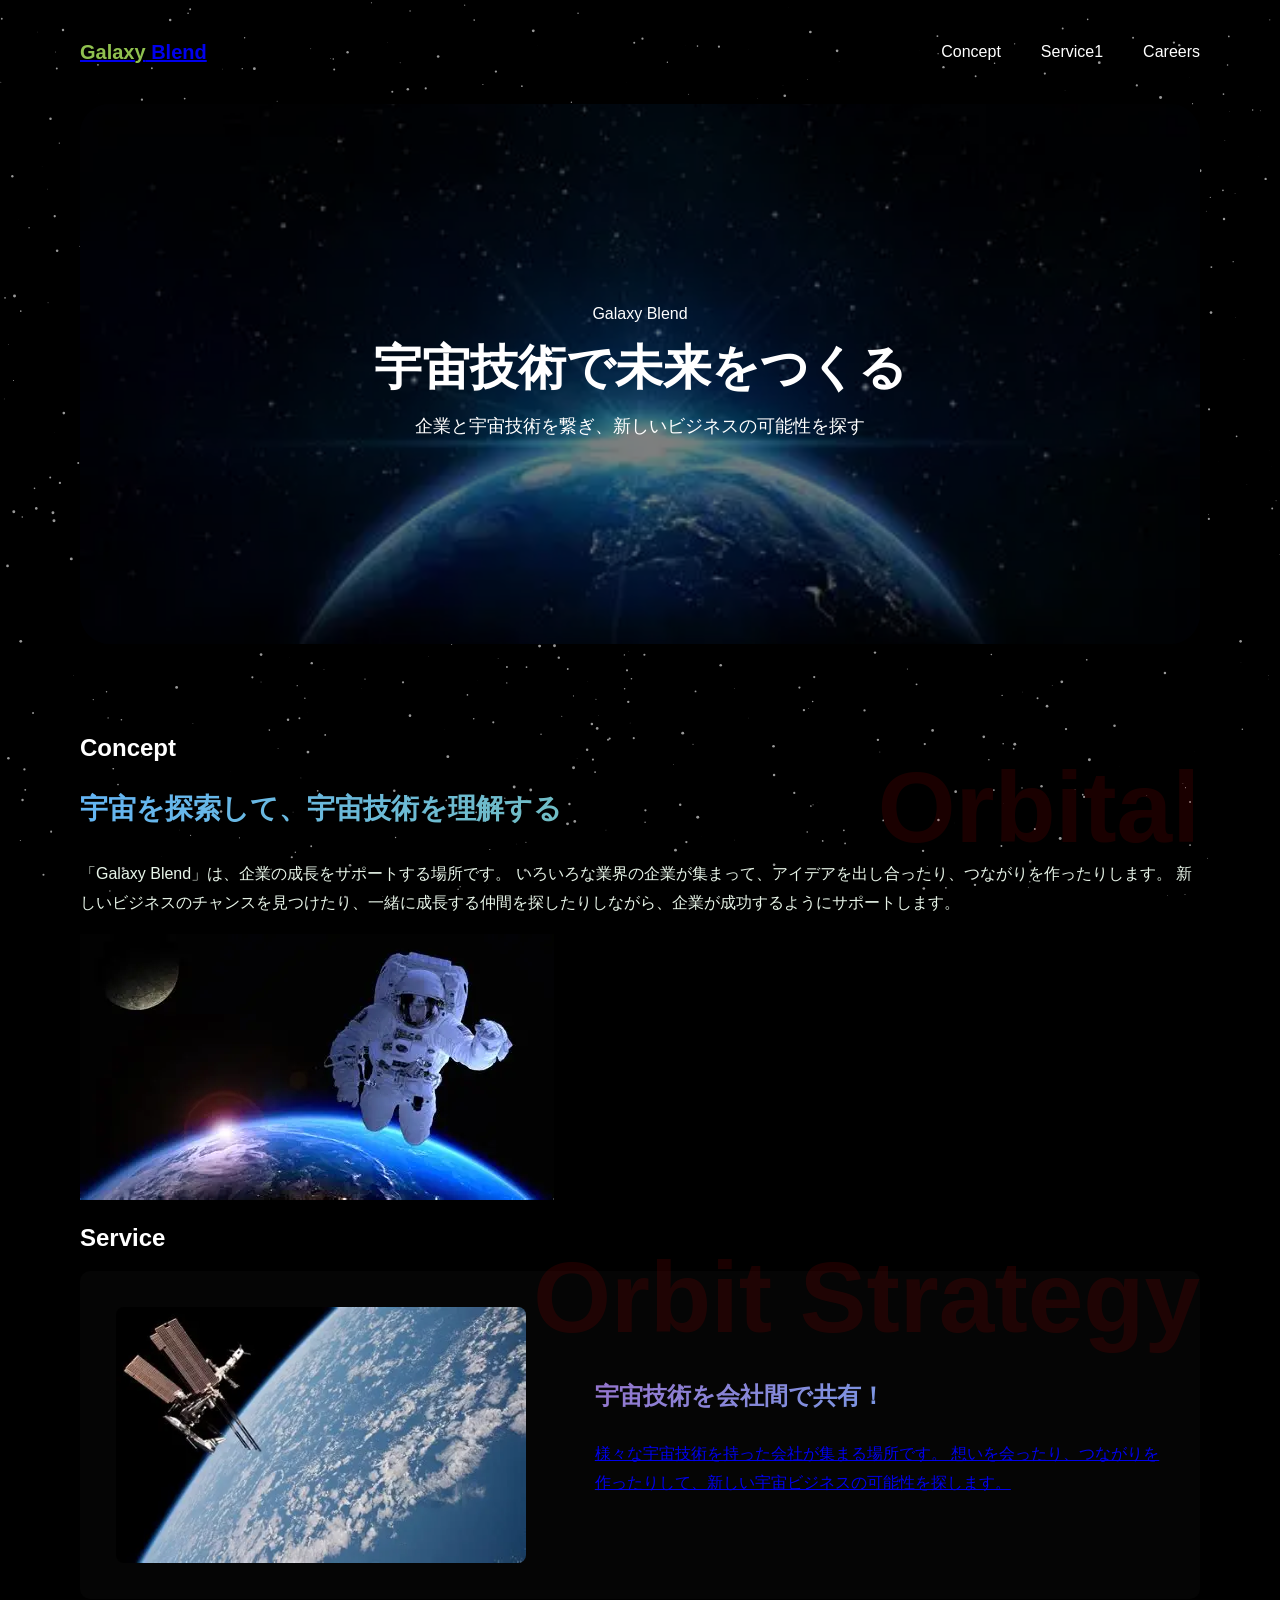
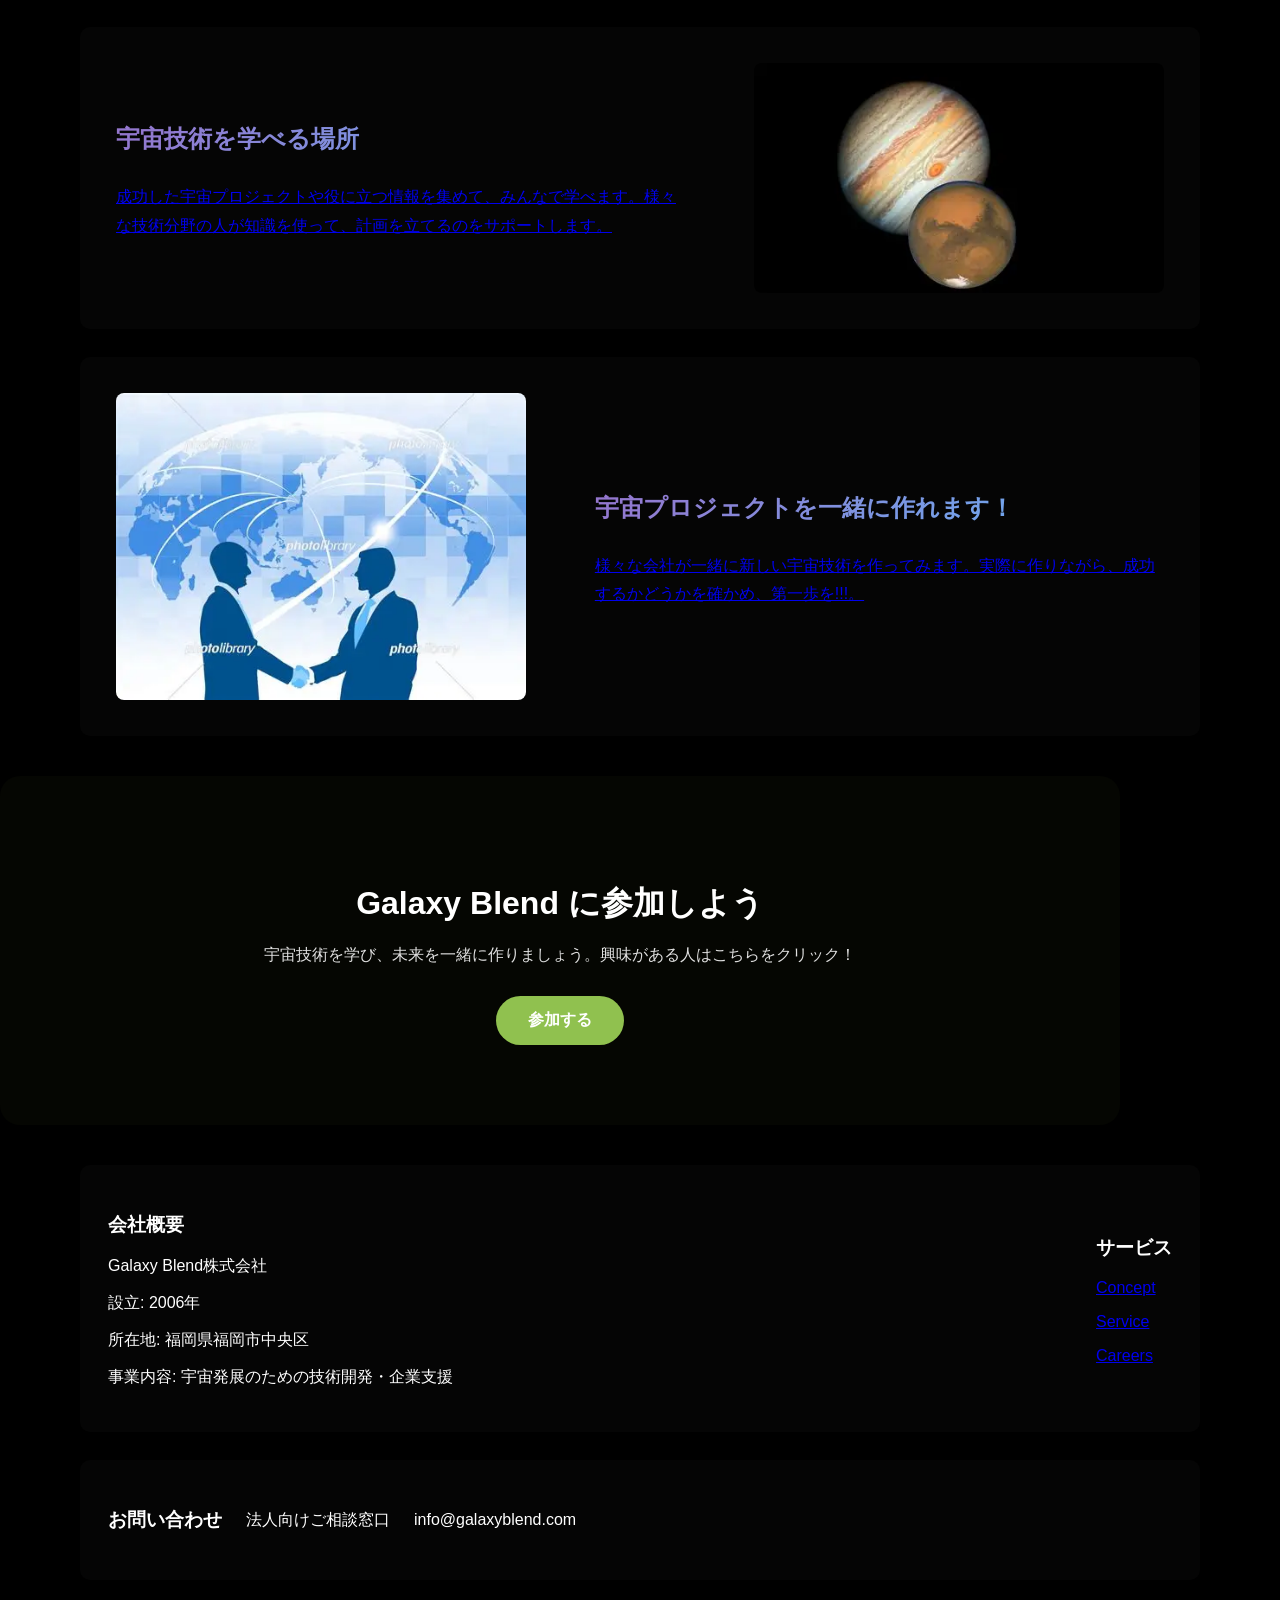
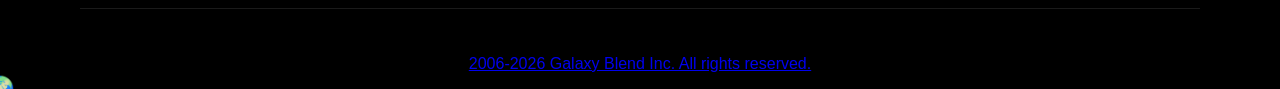
<file: index.html>
<!DOCTYPE html>
<html lang="ja" dir="ltr">
    <head>
        <meta charset="utf-8">
        <meta name="viewport" content="width=device-width, initial-scale=1.0">
        <title>Galaxy Blend</title>
        <link rel="icon" href="earth/favicon.ico">
        <link rel="stylesheet" href="top.css">
    </head>
    <body>
        <canvas id="starfield"></canvas>
        <header>
            <div class="container flex pop">
                <a href="index.html" class="logo">
                    <span>Galaxy</span> Blend
                </a>
                <nav>
                    <ul class="header_menu flex">
                        <li><a href="index.html#concept">Concept</a></li>
                        <li><a href="index.html#service">Service1</a></li>
                        <li><a href="careers.html">Careers</a></li>
                    </ul>
                </nav>
                
            </div>
        </header>

        <main id="main-content">
            <section id="hero" class="container">
                <div class="hero_inner">
                    <p class="pop fadein">Galaxy Blend</p>
                    <h1 class="pop fadein">宇宙技術で未来をつくる</h1>
                    <p class="hero-subtitle pop fadein">企業と宇宙技術を繋ぎ、新しいビジネスの可能性を探す</p>
                </div>
                
            </section>

            <section id="concept" class="container">
                <h2 class="title pop fadein">Concept</h2>
                <div class="heading">Orbital</div>
                <h3>宇宙を探索して、宇宙技術を理解する</h3>
                <div class="flex"> 
                    <div class="column-2 fadein">
                        <p>
                            「Galaxy Blend」は、企業の成長をサポートする場所です。
                            いろいろな業界の企業が集まって、アイデアを出し合ったり、つながりを作ったりします。
                            新しいビジネスのチャンスを見つけたり、一緒に成長する仲間を探したりしながら、企業が成功するようにサポートします。
                        </p>
                    </div>
                    <div class="column-2 concept-img fadein">
                        <img src="earth/OIP (1).webp" alt="地球 — ネットワークイメージ" style="width: 100%; height: auto;">
                    </div>
                </div>
            </section>

            <section id="service" class="container">
                <h2 class="title pop fadein">Service</h2>
                <div class="service_inner flex">
                    <div class="heading">Orbit Strategy</div>
                    <div class="column-40 fadein">
                        <img src="earth/OIP (2).webp" width="100%" alt="地球 — 企業連携イメージ">
                    </div>
                    <div class="column-55 fadein">
                        <h3>宇宙技術を会社間で共有！</h3>
                        <p><a href="p1.html">様々な宇宙技術を持った会社が集まる場所です。
                            想いを会ったり、つながりを作ったりして、新しい宇宙ビジネスの可能性を探します。
                        </a></p>
                    </div>
                </div>
                <div class="service_inner flex">
                    <div class="column-40 fadein">
                        <img src="earth/OIP (4).webp" width="100%" alt="星座 — 連携マップ">
                    </div>
                    <div class="column-55 fadein">
                        <h3>宇宙技術を学べる場所</h3>
                        <p class="text"><a href="p2.html">成功した宇宙プロジェクトや役に立つ情報を集めて、みんなで学べます。様々な技術分野の人が知識を使って、計画を立てるのをサポートします。</a></p>
                    </div>
                </div>
                <div class="service_inner flex">
                    <div class="column-40 fadein">
                        <img src="earth/OIP取引.webp" width="100%" alt="ネットワーク図 — 共創イメージ">
                    </div>
                    <div class="column-55 fadein">
                        <h3>宇宙プロジェクトを一緒に作れます！</h3>
                        <p class="text fadein"><a href="join.html">様々な会社が一緒に新しい宇宙技術を作ってみます。実際に作りながら、成功するかどうかを確かめ、第一歩を!!!。</a></p>
                    </div>
                </div>
            </section>

            <section class="container cta-section">
                <div class="cta-content">
                    <h2 class="pop fadein">Galaxy Blend に参加しよう</h2>
                    <p class="pop fadein">宇宙技術を学び、未来を一緒に作りましょう。興味がある人はこちらをクリック！</p>
                    <a href="join.html" class="btn btn-primary pop fadein">参加する</a>
                </div>
            </section>
        </main>

        <footer>
            
           <div class="container">
                <div class="service_inner flex">
                    <div class="column-2 fadein">
                        <h3 class="pop">会社概要</h3>
                        <p>Galaxy Blend株式会社</p>
                        <p>設立: 2006年</p>
                        <p>所在地: 福岡県福岡市中央区</p>
                        <p>事業内容: 宇宙発展のための技術開発・企業支援</p>
                    </div>
                    
                    <div class="column-2 fadein">
                        <h3 class="pop">サービス</h3>
                        <p><a href="#concept">Concept</a></p>
                        <p><a href="#service">Service</a></p>
                        <p><a href="careers.html">Careers</a></p>
                    </div>
                </div>
                
                <div class="service_inner fadein">
                    <h3 class="pop">お問い合わせ</h3>
                    <p>法人向けご相談窓口</p>
                    <p>info@galaxyblend.com</p>
                </div> 
                 <div style="text-align: center; padding-top: 30px; border-top: 1px solid rgba(255,255,255,0.1);">
                    <p><a href="index.html" class="pop"> 2006-2026 Galaxy Blend Inc. All rights reserved.</a></p>
                </div>
        </footer>
        <script src="top.js"></script>
    </body>
</html>
</file>
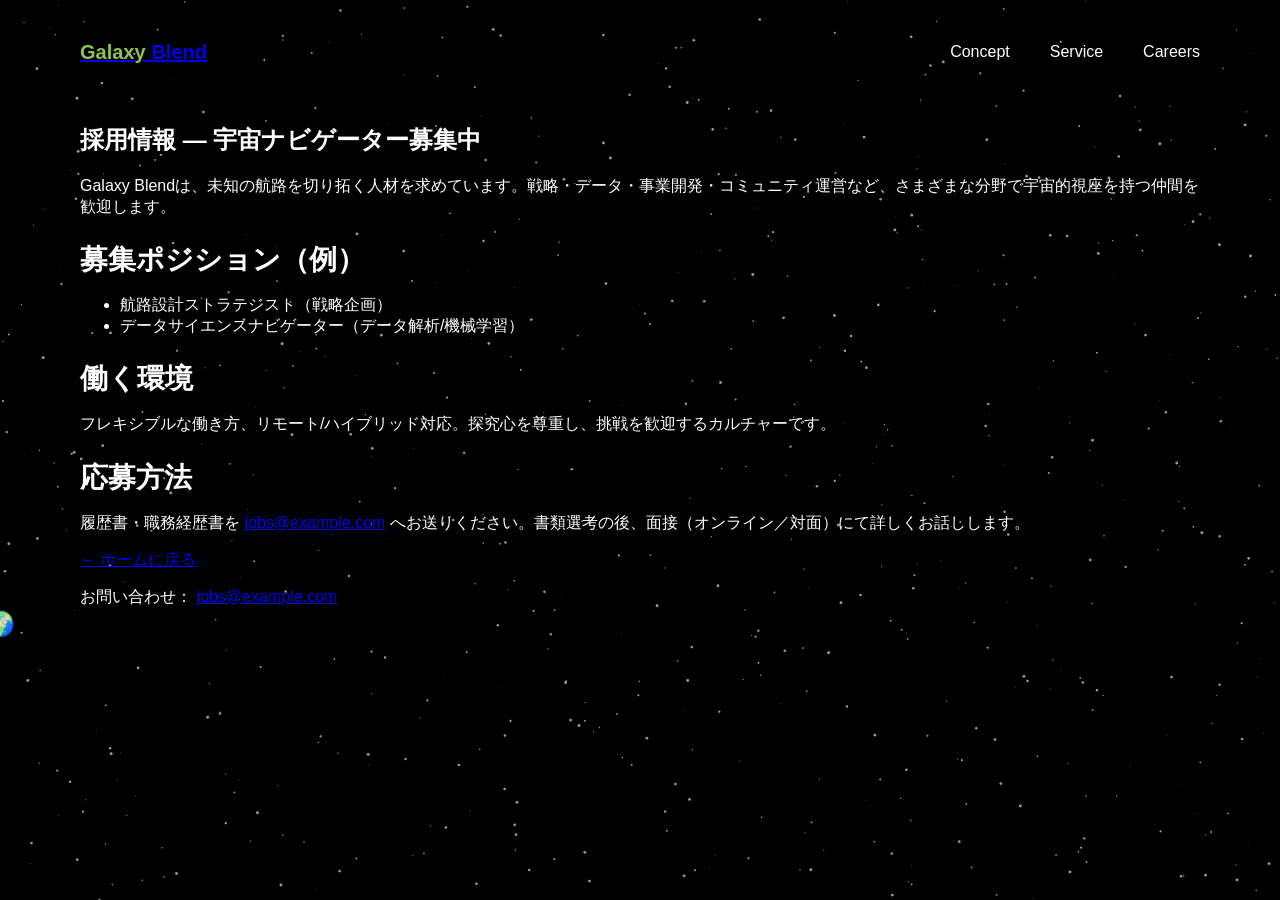
<file: careers.html>
<!DOCTYPE html>
<html lang="ja" dir="ltr">
    <head>
        <meta charset="utf-8">
        <meta name="viewport" content="width=device-width, initial-scale=1.0">
        <title>採用情報 | Galaxy Blend</title>
        <link rel="icon" href="earth/favicon.ico">
        <link rel="stylesheet" href="top.css">
    </head>
    <body>
        <canvas id="starfield"></canvas>
        <header>
            <div class="container flex pop">
                <a href="index.html" class="logo">
                    <span>Galaxy</span> Blend
                </a>
                <nav>
                    <ul class="header_menu flex">
                        <li><a href="index.html#concept">Concept</a></li>
                        <li><a href="index.html#service">Service</a></li>
                        <li><a href="careers.html">Careers</a></li>
                    </ul>
                </nav>
            </div>
        </header>

        <main id="main-content">
            <section class="container">
                <h1 class="title pop fadein">採用情報 — 宇宙ナビゲーター募集中</h1>
                <p class="fadein">Galaxy Blendは、未知の航路を切り拓く人材を求めています。戦略・データ・事業開発・コミュニティ運営など、さまざまな分野で宇宙的視座を持つ仲間を歓迎します。</p>

                <h2 class="heading pop fadein">募集ポジション（例）</h2>
                <ul class="fadein">
                    <li>航路設計ストラテジスト（戦略企画）</li>
                    <li>データサイエンスナビゲーター（データ解析/機械学習）</li>
                </ul>
                <h2 class="heading pop fadein">働く環境</h2>
                <p class="fadein">フレキシブルな働き方、リモート/ハイブリッド対応。探究心を尊重し、挑戦を歓迎するカルチャーです。</p>

                <h2 class="heading pop fadein">応募方法</h2>
                <p class="fadein">履歴書・職務経歴書を <a href="mailto:jobs@example.com">jobs@example.com</a> へお送りください。書類選考の後、面接（オンライン／対面）にて詳しくお話しします。</p>

                <div class="back-link">
                    <a href="index.html">← ホームに戻る</a>
                </div>
            </section>
        </main>

        <footer>
            <div class="container flex pop">
                <p>お問い合わせ： <a href="mailto:jobs@example.com">jobs@example.com</a></p>
            </div>
        </footer>
        <script src="top.js"></script>
    </body>
</html>
</file>
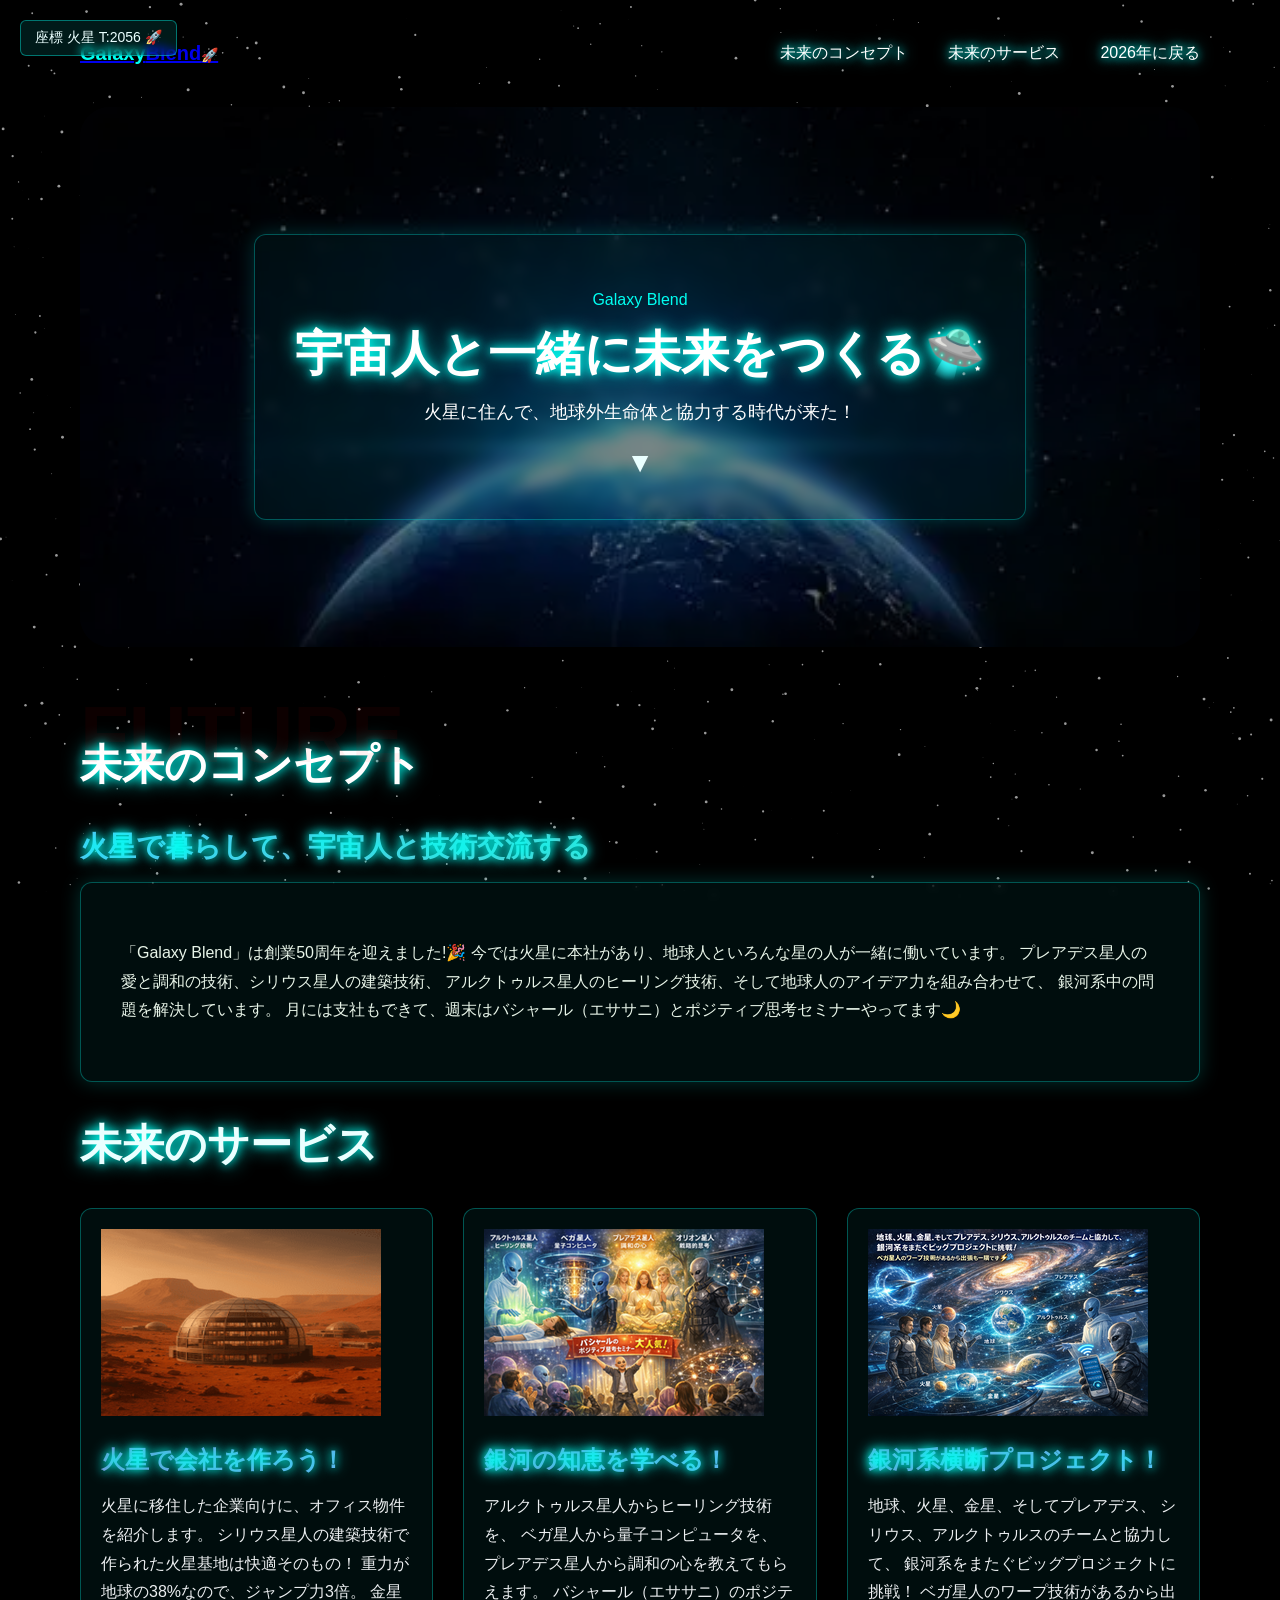
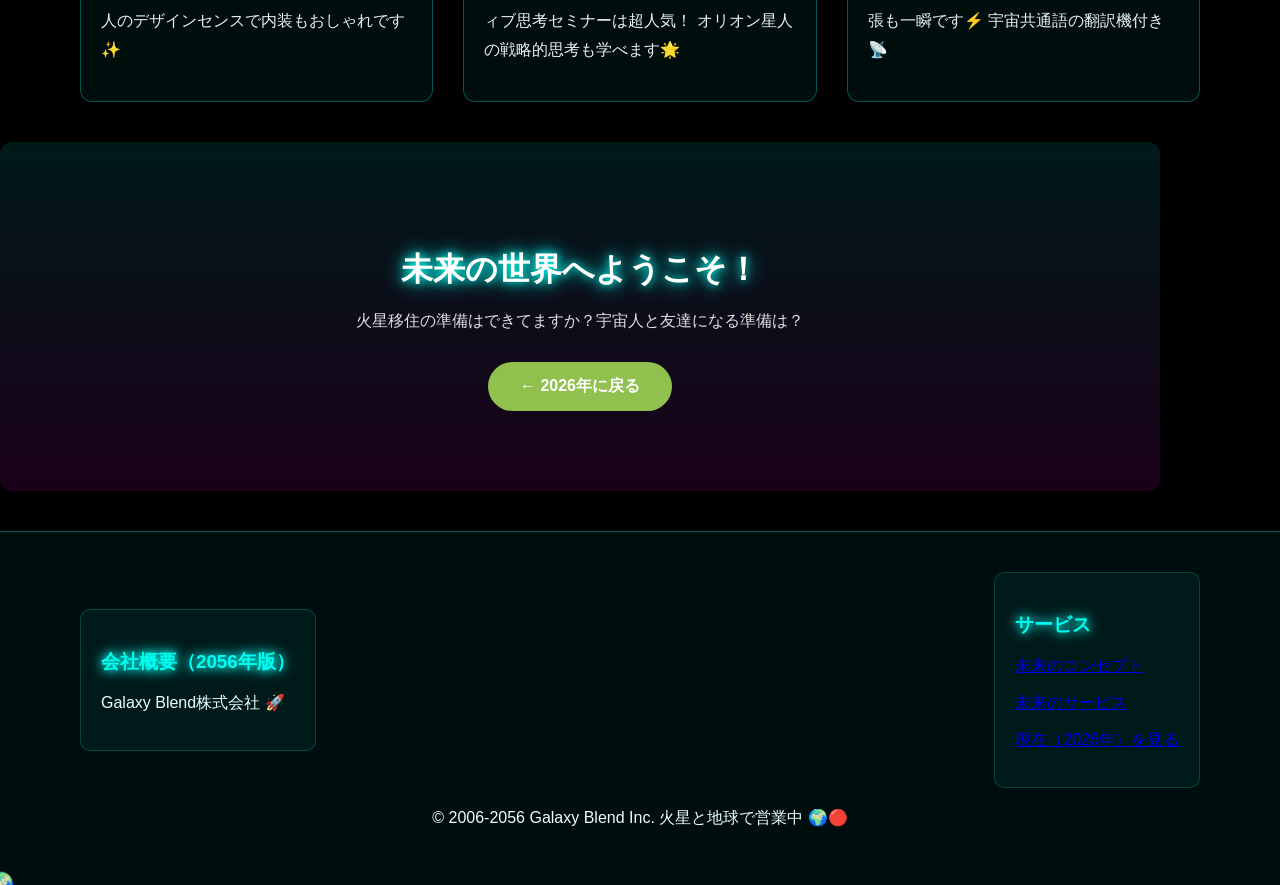
<file: god.html>
<!DOCTYPE html>
<html lang="ja" dir="ltr">
<head>
    <meta charset="utf-8">
    <meta name="viewport" content="width=device-width, initial-scale=1.0">
    <title>Galaxy Blend 未来版！！</title>
    <link rel="icon" href="earth/favicon.ico">
    <link rel="stylesheet" href="top.css">
    <link rel="stylesheet" href="god.css">
</head>

<body>
    <canvas id="starfield"></canvas>
    <div class="hud-panel">座標 火星 T:2056 🚀</div>

    <header class="header-holo">
        <div class="container flex pop">
            <a href="#" class="logo glitch holo-text">
                <span style="color: #00fff2;">Galaxy</span>Blend<span style="font-size: 14px;">🚀</span>
            </a>
            <nav>
                <ul class="header_menu flex">
                    <li><a href="#concept" class="neon-text">未来のコンセプト</a></li>
                    <li><a href="#service" class="neon-text">未来のサービス</a></li>
                    <li><a href="index.html" class="neon-text">2026年に戻る</a></li>
                </ul>
            </nav>
        </div>
    </header>

    <main id="main-content">

        <!-- HERO -->
        <section id="hero" class="container hero-fullscreen">
            <div class="hero_inner holo-card fadein">
                <p class="pop" style="color: #00fff2;">Galaxy Blend</p>
                <h1 class="pop glitch neon-title">宇宙人と一緒に未来をつくる🛸</h1>
                <p class="hero-subtitle pop">火星に住んで、地球外生命体と協力する時代が来た！</p>
                <div class="scroll-indicator">▼</div>
            </div>
        </section>

        <!-- CONCEPT -->
        <section id="concept" class="container section-holo">
            <h2 class="title neon-title fadein">未来のコンセプト</h2>
            <div class="heading holo-ghost">FUTURE</div>

            <h3 class="neon-text fadein">火星で暮らして、宇宙人と技術交流する</h3>

            <div class="flex">
                <div class="column-2 fadein holo-card">
                    <p>「Galaxy Blend」は創業50周年を迎えました!🎉
                        今では火星に本社があり、地球人といろんな星の人が一緒に働いています。
                        プレアデス星人の愛と調和の技術、シリウス星人の建築技術、
                        アルクトゥルス星人のヒーリング技術、そして地球人のアイデア力を組み合わせて、
                        銀河系中の問題を解決しています。
                        月には支社もできて、週末はバシャール（エササニ）とポジティブ思考セミナーやってます🌙
                    </p>
                </div>
            </div>
        </section>

        <!-- SERVICE -->
        <section id="service" class="container section-holo">
            <h2 class="title neon-title fadein">未来のサービス</h2>

            <div class="service-grid">

                <div class="service-card fadein">
                    <img src="earth/BCO.cb772a83-58a2-40b4-9fdb-33f1c27db9eb (1).png" alt="">
                    <h3 class="neon-text">火星で会社を作ろう！</h3>
                        <p>
                            火星に移住した企業向けに、オフィス物件を紹介します。
                            シリウス星人の建築技術で作られた火星基地は快適そのもの！
                            重力が地球の38%なので、ジャンプ力3倍。
                            金星人のデザインセンスで内装もおしゃれです✨
                        </p>
                </div>

                <div class="service-card fadein">
                    <img src="earth/d94f9c3f-566d-4a0e-b577-35b28f9786bc (1) (1).png" alt="">
                    <h3 class="neon-text">銀河の知恵を学べる！</h3>
                    <p>アルクトゥルス星人からヒーリング技術を、
                        ベガ星人から量子コンピュータを、
                        プレアデス星人から調和の心を教えてもらえます。
                        バシャール（エササニ）のポジティブ思考セミナーは超人気！
                        オリオン星人の戦略的思考も学べます🌟</p>
                </div>

                <div class="service-card fadein">
                    <img src="earth/ChatGPT Image 2026年1月14日 15_57_36 (1).png" alt="">
                    <h3 class="neon-text">銀河系横断プロジェクト！</h3>
                    <p>地球、火星、金星、そしてプレアデス、
                        シリウス、アルクトゥルスのチームと協力して、
                        銀河系をまたぐビッグプロジェクトに挑戦！
                        ベガ星人のワープ技術があるから出張も一瞬です⚡
                        宇宙共通語の翻訳機付き📡</p>
                </div>

            </div>
        </section>
        
        <section class="container cta-section holo-gate fadein">
            <div class="cta-content">
                <h2 class="neon-title glitch">未来の世界へようこそ！</h2>
                <p>火星移住の準備はできてますか？宇宙人と友達になる準備は？</p>
                <a href="index.html" class="btn portal-button">← 2026年に戻る</a>
            </div>
        </section>

    </main>

    <!-- FOOTER -->
    <footer class="footer-holo">
        <div class="container flex pop footer-grid">

            <div class="footer-card fadein">
                <h3 class="neon-text">会社概要（2056年版）</h3>
                <p>Galaxy Blend株式会社 🚀</p>
            </div>

            <div class="footer-card fadein">
                <h3 class="neon-text">サービス</h3>
                <p><a href="#concept">未来のコンセプト</a></p>
                <p><a href="#service">未来のサービス</a></p>
                <p><a href="index.html">現在（2026年）を見る</a></p>
            </div>

        </div>

        <div class="footer-bottom fadein">
            <p class="pop">&copy; 2006-2056 Galaxy Blend Inc. 火星と地球で営業中 🌍🔴</p>
        </div>
    </footer>

    <script src="top.js"></script>
</body>
</html>
</file>
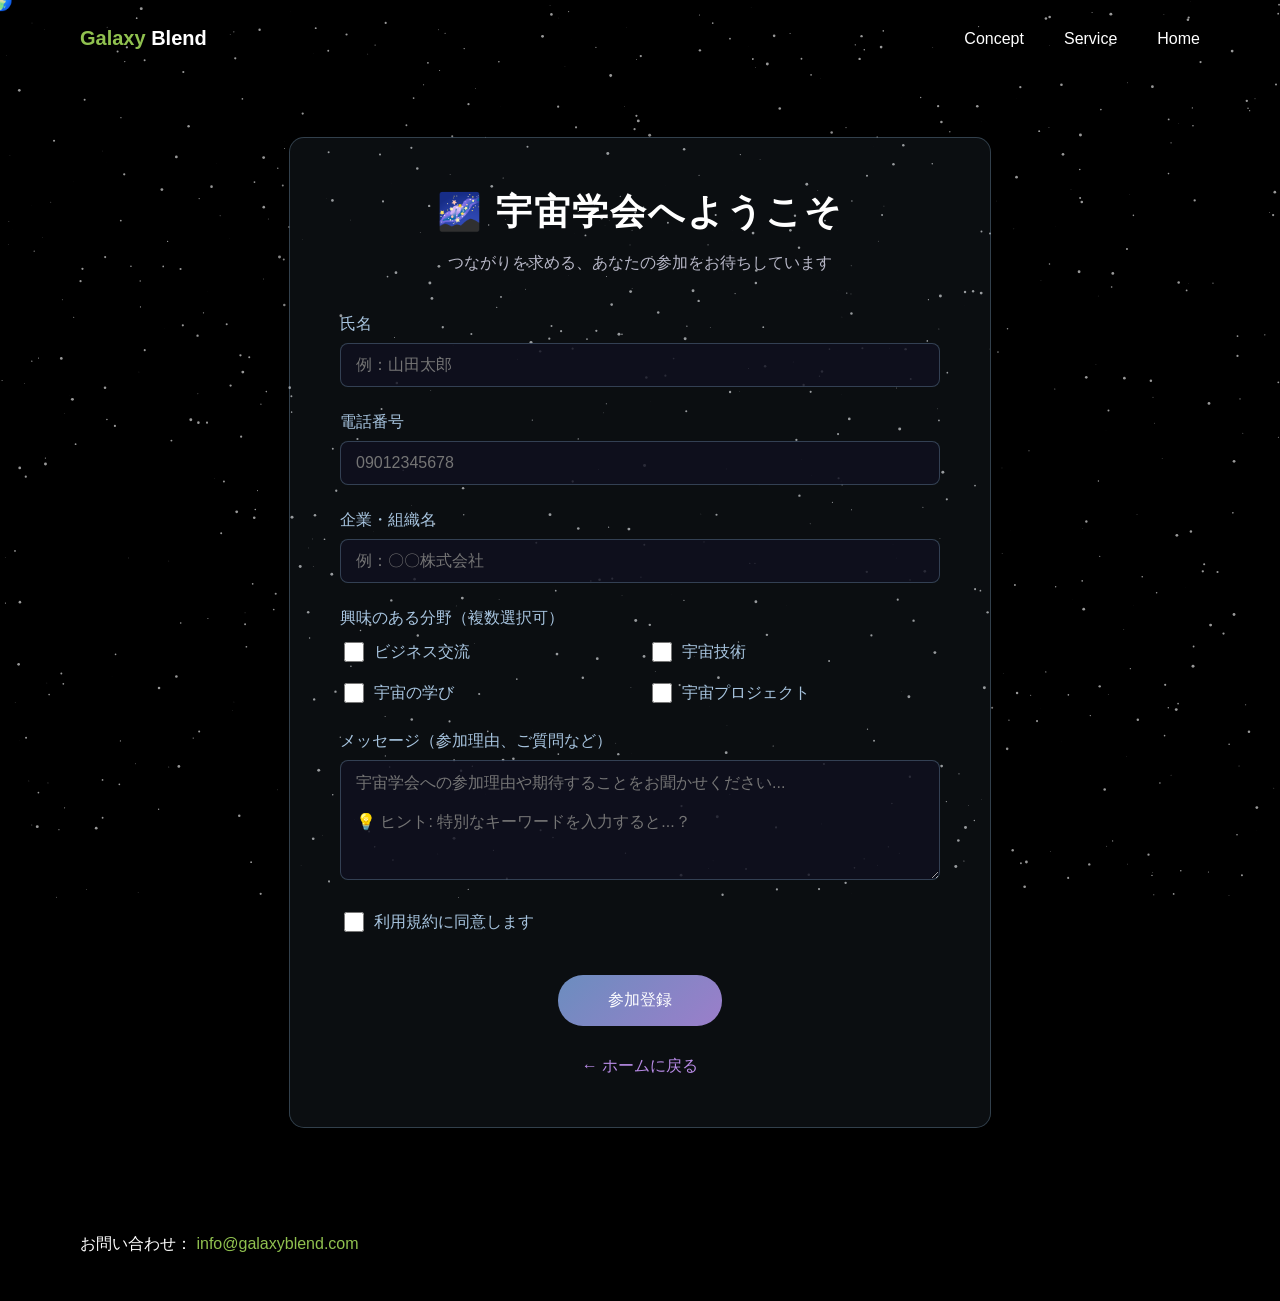
<file: join.html>
<!DOCTYPE html>
<html lang="ja" dir="ltr">
    <head>
        <meta charset="utf-8">
        <meta name="viewport" content="width=device-width, initial-scale=1.0">
        <meta name="description" content="Galaxy Blendの宇宙学会に参加しませんか？企業間のネットワーキングと宇宙技術の共有">
        <title>宇宙学会へ参加 | Galaxy Blend</title>
        <link rel="icon" href="earth/favicon.ico">
        <link rel="stylesheet" href="join.css">
        <style>
            .easter-egg-glow {
                animation: easterGlow 0.5s ease-in-out;
                box-shadow: 0 0 30px rgba(0, 255, 242, 0.8) !important;
            }
            
            @keyframes easterGlow {
                0%, 100% { box-shadow: 0 0 10px rgba(0, 255, 242, 0.3); }
                50% { box-shadow: 0 0 40px rgba(0, 255, 242, 1); }
            }
            
            .warp-effect {
                position: fixed;
                top: 0;
                left: 0;
                width: 100vw;
                height: 100vh;
                background: radial-gradient(circle, rgba(0,255,242,0.3), transparent);
                pointer-events: none;
                z-index: 9999;
                animation: warpOut 1.5s ease-in forwards;
            }
            
            @keyframes warpOut {
                0% { transform: scale(0); opacity: 0; }
                50% { transform: scale(1); opacity: 1; }
                100% { transform: scale(3); opacity: 0; }
            }
            
            .secret-detected {
                display: none;
                margin-top: 15px;
                padding: 20px;
                background: linear-gradient(135deg, rgba(0, 255, 242, 0.2), rgba(255, 0, 255, 0.2));
                border: 2px solid rgba(0, 255, 242, 0.5);
                border-radius: 12px;
                text-align: center;
                font-size: 18px;
                color: #00fff2;
                animation: pulseGlow 1s ease-in-out infinite;
            }
            
            @keyframes pulseGlow {
                0%, 100% { box-shadow: 0 0 20px rgba(0, 255, 242, 0.3); }
                50% { box-shadow: 0 0 40px rgba(0, 255, 242, 0.8); }
            }
        </style>
    </head>
    <body>
        <canvas id="starfield" aria-hidden="true"></canvas>
        
        <header>
            <div class="container flex pop">
                <a href="index.html" class="logo">
                    <span>Galaxy</span> Blend
                </a>
                <nav>
                    <ul class="header_menu flex">
                        <li><a href="index.html#concept">Concept</a></li>
                        <li><a href="index.html#service">Service</a></li>
                        <li><a href="index.html">Home</a></li>
                    </ul>
                </nav>
            </div>
        </header>

        <main>
            <section class="container">
                <div class="join-container fadein">
                    <h1>🌌 宇宙学会へようこそ</h1>
                    <p>つながりを求める、あなたの参加をお待ちしています</p>

                    <form id="joinForm">

                        <div class="form-group">
                            <label for="name">氏名</label>
                            <input type="text" id="name" name="name" required placeholder="例：山田太郎">
                        </div>

                        <div class="form-group">
                            <label for="phone">電話番号</label>
                            <input type="tel" id="phone" name="phone" placeholder="09012345678">
                        </div>

                        <div class="form-group">
                            <label for="company">企業・組織名</label>
                            <input type="text" id="company" name="company" placeholder="例：〇〇株式会社">
                        </div>
                        
                        <div class="form-group">
                            <label>興味のある分野（複数選択可）</label>
                            <div class="interest-items">
                                <label class="checkbox-group">
                                    <input type="checkbox" name="interest" value="business">
                                    ビジネス交流
                                </label>
                                <label class="checkbox-group">
                                    <input type="checkbox" name="interest" value="health">
                                    宇宙技術
                                </label>
                                <label class="checkbox-group">
                                    <input type="checkbox" name="interest" value="networking">
                                    宇宙の学び
                                </label>
                                <label class="checkbox-group">
                                    <input type="checkbox" name="interest" value="innovation">
                                    宇宙プロジェクト
                                </label>
                            </div>
                        </div>

                        <div class="form-group">
                            <label for="message">メッセージ（参加理由、ご質問など）</label>
                            <textarea id="message" name="message" placeholder="宇宙学会への参加理由や期待することをお聞かせください...&#x0a;&#x0a;💡 ヒント: 特別なキーワードを入力すると...？"></textarea>
                            <div class="secret-detected" id="secretDetected">
                                🚀 特別なキーワードを検出しました！<br>
                                ワープを開始します...
                            </div>
                        </div>

                        <div class="form-group">
                            <label class="checkbox-group">
                                <input type="checkbox" id="agreement" name="agreement" required>
                                利用規約に同意します
                            </label>
                        </div>

                        <div class="form-submit">
                            <button type="submit" class="submit-btn">参加登録</button>
                        </div>
                    </form>

                    <div class="success-message" id="successMessage">
                        ✨ ご登録ありがとうございました！<br>
                        確認メールをお送りいたします。
                    </div>

                    <div class="back-link">
                        <a href="index.html">← ホームに戻る</a>
                    </div>
                </div>
            </section>
        </main>

        <footer>
            <div class="container flex pop">
                <p>お問い合わせ： <a href="mailto:info@galaxyblend.com">info@galaxyblend.com</a></p>
            </div>
        </footer>

        <script src="top.js"></script>
        <script>
            const messageInput = document.getElementById('message');
            const secretDetected = document.getElementById('secretDetected');

            // メッセージ入力時のリアルタイムチェック
            messageInput.addEventListener('input', function() {
                const text = this.value.toLowerCase().trim();
                
                // 「火星」キーワードチェック
                if (text.includes('火星')) {
                    // キーワード検出時のエフェクト
                    messageInput.classList.add('easter-egg-glow');
                    secretDetected.style.display = 'block';
                    
                    // 1.5秒後にページ遷移
                    setTimeout(() => {
                        const warpDiv = document.createElement('div');
                        warpDiv.className = 'warp-effect';
                        document.body.appendChild(warpDiv);
                        
                        setTimeout(() => {
                            window.location.href = 'god.html';
                        }, 800);
                    }, 1500);
                } else {
                    messageInput.classList.remove('easter-egg-glow');
                    secretDetected.style.display = 'none';
                }
            });

            // 通常のフォーム送信処理
            document.getElementById('joinForm').addEventListener('submit', function(e) {
                e.preventDefault();
                
                const text = messageInput.value.toLowerCase().trim();
                
                // 送信時にもう一度キーワードチェック
                if (text.includes('火星')) {
                    return; // すでに検出済みの場合はそのまま
                }

                // 通常の送信処理
                document.getElementById('joinForm').style.display = 'none';
                document.getElementById('successMessage').style.display = 'block';
            });

            // リセットボタン
            document.querySelector('.reset-btn').addEventListener('click', function() {
                secretDetected.style.display = 'none';
                messageInput.classList.remove('easter-egg-glow');
            });
        </script>
    </body>
</html>
</file>
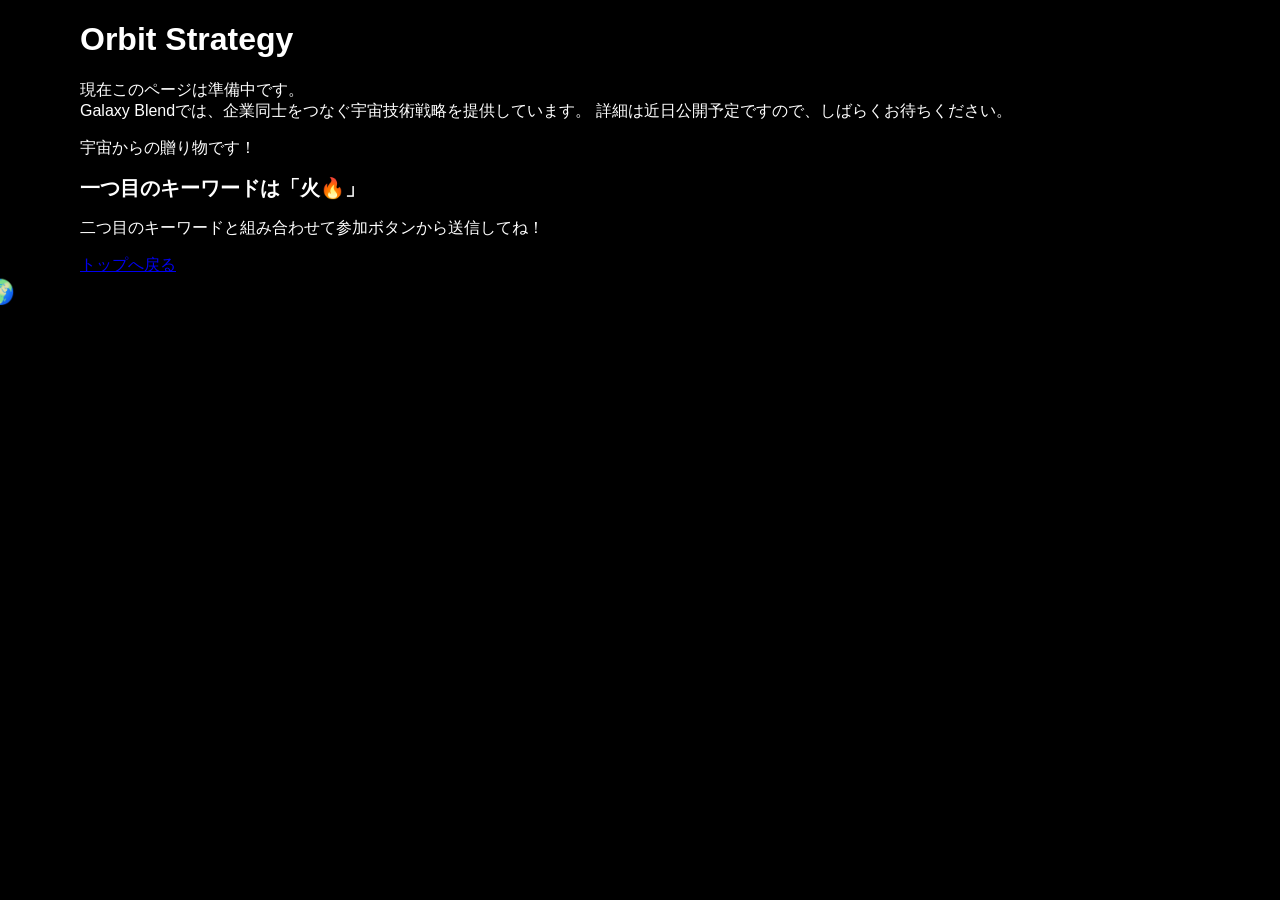
<file: p1.html>
<!DOCTYPE html>
<html lang="ja">
<head>
  <meta charset="utf-8">
  <title>Orbit Strategy | Galaxy Blend</title>
  <link rel="stylesheet" href="top.css">
</head>
<body>
  <main class="container">
    <h1>Orbit Strategy</h1>
    <p>
      現在このページは準備中です。<br>
      Galaxy Blendでは、企業同士をつなぐ宇宙技術戦略を提供しています。
        詳細は近日公開予定ですので、しばらくお待ちください。
    </p>
    <p>宇宙からの贈り物です！</p>
      <p><a class="logo">一つ目のキーワードは「火🔥」</a></p>
      <p>二つ目のキーワードと組み合わせて参加ボタンから送信してね！</p>
    </p>
    <p><a href="index.html">トップへ戻る</a></p>
  </main>
  <script src="top.js"></script>
</body>
</html>
</file>
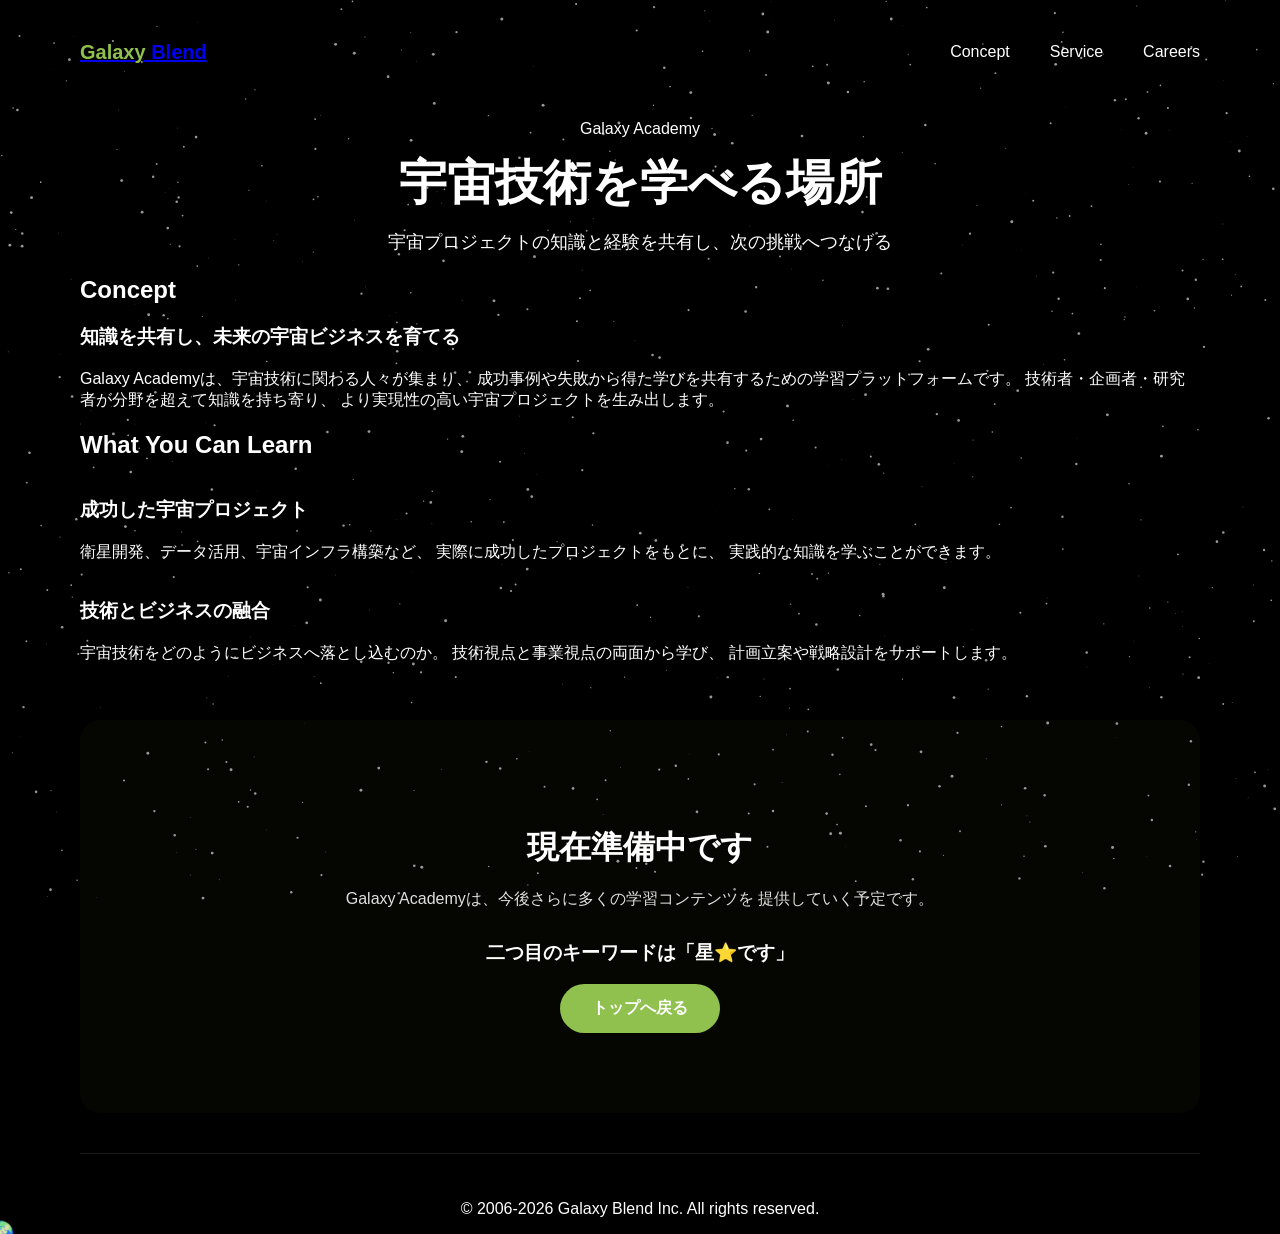
<file: p2.html>
<!DOCTYPE html>
<html lang="ja" dir="ltr">
<head>
  <meta charset="utf-8">
  <meta name="viewport" content="width=device-width, initial-scale=1.0">
  <title>Galaxy Academy | Galaxy Blend</title>
  <link rel="icon" href="earth/favicon.ico">
  <link rel="stylesheet" href="top.css">
</head>

<body>
  <canvas id="starfield"></canvas>

  <!-- ヘッダー -->
  <header>
    <div class="container flex pop">
      <a href="index.html" class="logo">
        <span>Galaxy</span> Blend
      </a>
      <nav>
        <ul class="header_menu flex">
          <li><a href="index.html#concept">Concept</a></li>
          <li><a href="index.html#service">Service</a></li>
          <li><a href="careers.html">Careers</a></li>
        </ul>
      </nav>
    </div>
  </header>

  <!-- メイン -->
  <main class="container">
    <section class="hero_inner">
      <p class="pop fadein">Galaxy Academy</p>
      <h1 class="pop fadein">宇宙技術を学べる場所</h1>
      <p class="hero-subtitle pop fadein">
        宇宙プロジェクトの知識と経験を共有し、次の挑戦へつなげる
      </p>
    </section>

    <!-- コンセプト -->
    <section class="fadein">
      <h2 class="title pop">Concept</h2>
      <h3>知識を共有し、未来の宇宙ビジネスを育てる</h3>
      <p class="text">
        Galaxy Academyは、宇宙技術に関わる人々が集まり、
        成功事例や失敗から得た学びを共有するための学習プラットフォームです。
        技術者・企画者・研究者が分野を超えて知識を持ち寄り、
        より実現性の高い宇宙プロジェクトを生み出します。
      </p>
    </section>

    <!-- 学べる内容 -->
    <section class="fadein">
      <h2 class="title pop">What You Can Learn</h2>
      <div class="flex">
        <div class="column-2">
          <h3>成功した宇宙プロジェクト</h3>
          <p class="text">
            衛星開発、データ活用、宇宙インフラ構築など、
            実際に成功したプロジェクトをもとに、
            実践的な知識を学ぶことができます。
          </p>
        </div>
        <div class="column-2">
          <h3>技術とビジネスの融合</h3>
          <p class="text">
            宇宙技術をどのようにビジネスへ落とし込むのか。
            技術視点と事業視点の両面から学び、
            計画立案や戦略設計をサポートします。
          </p>
        </div>
      </div>
    </section>

    <!-- 現在の状態 -->
    <section class="fadein cta-section">
      <div class="cta-content">
        <h2 class="pop">現在準備中です</h2>
        <p class="pop">
          Galaxy Academyは、今後さらに多くの学習コンテンツを
          提供していく予定です。
        </p>
        <h3 class="pop">二つ目のキーワードは「星⭐です」</h3>
        <a href="index.html" class="btn btn-primary pop">トップへ戻る</a>
      </div>
    </section>
  </main>

  <!-- フッター -->
  <footer>
    <div class="container">
      <div style="text-align: center; padding-top: 30px; border-top: 1px solid rgba(255,255,255,0.1);">
        <p class="pop">© 2006-2026 Galaxy Blend Inc. All rights reserved.</p>
      </div>
    </div>
  </footer>

  <script src="top.js"></script>
</body>
</html>
</file>
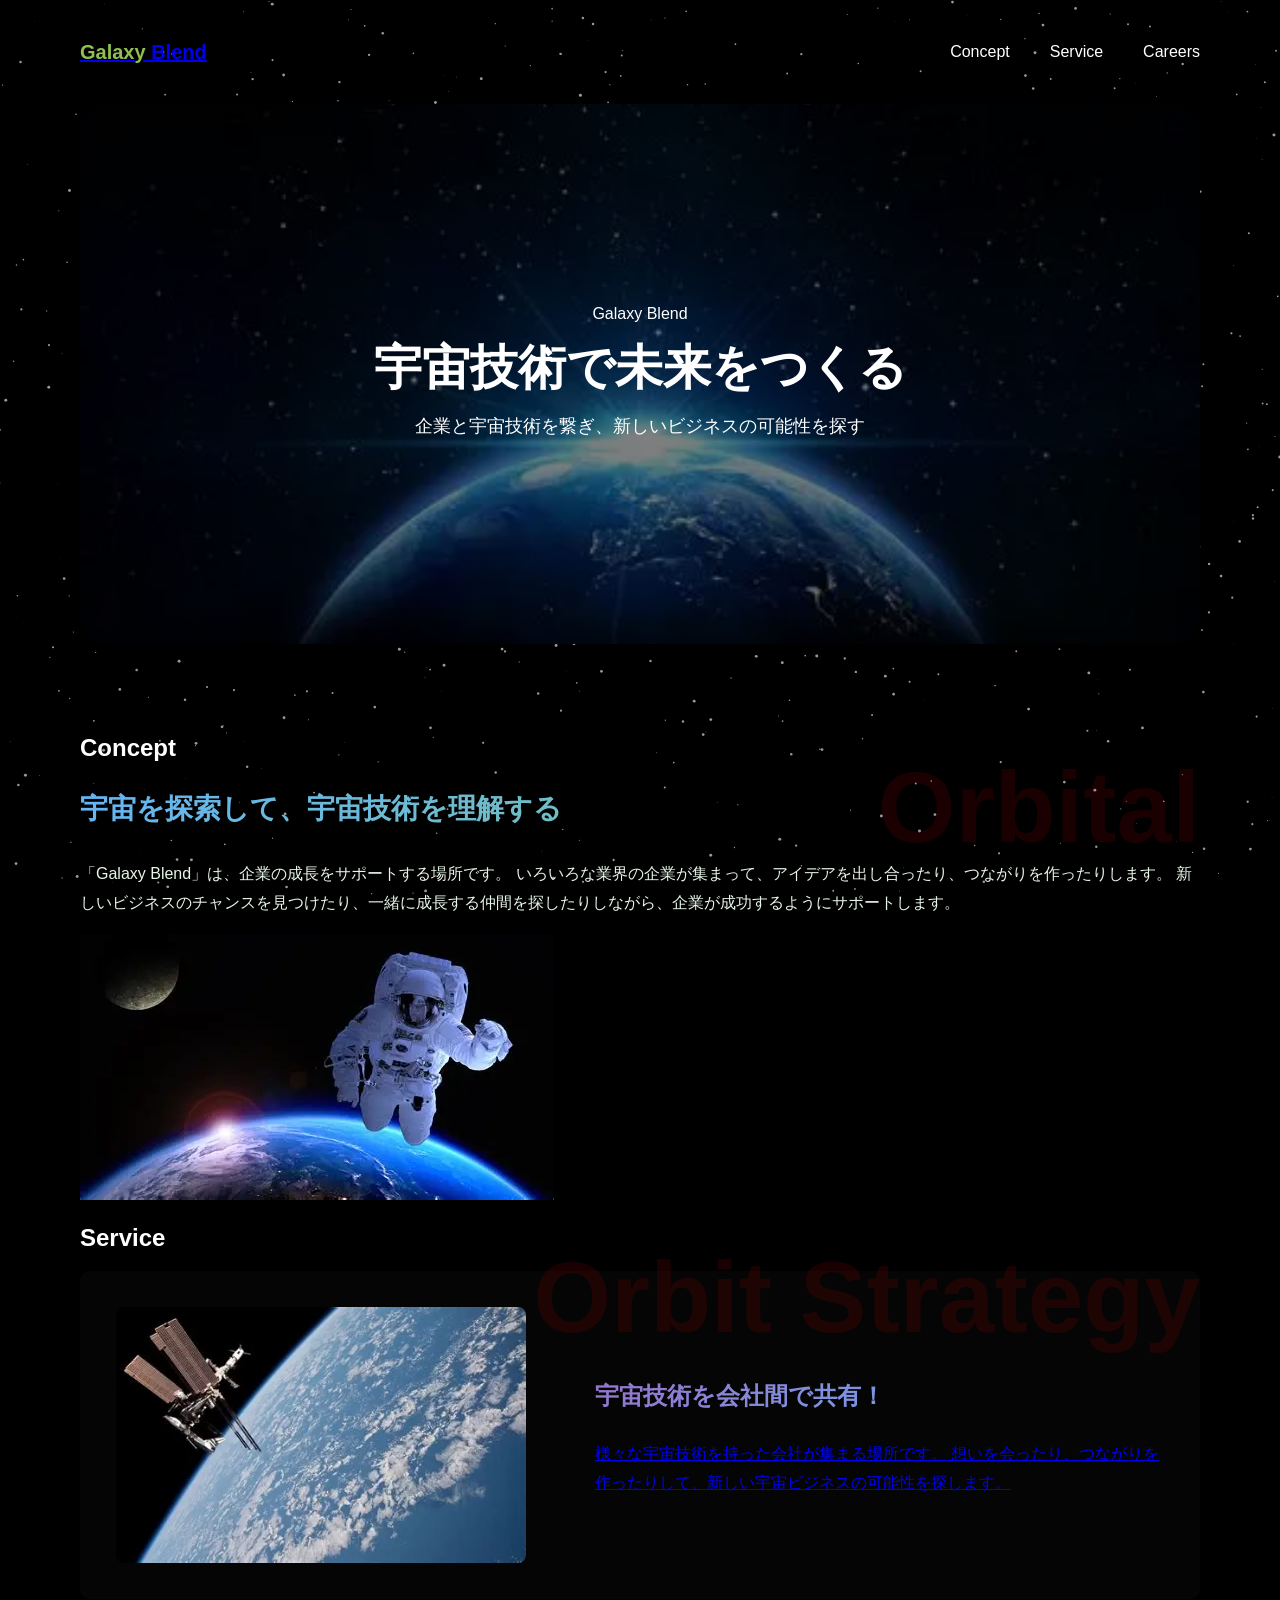
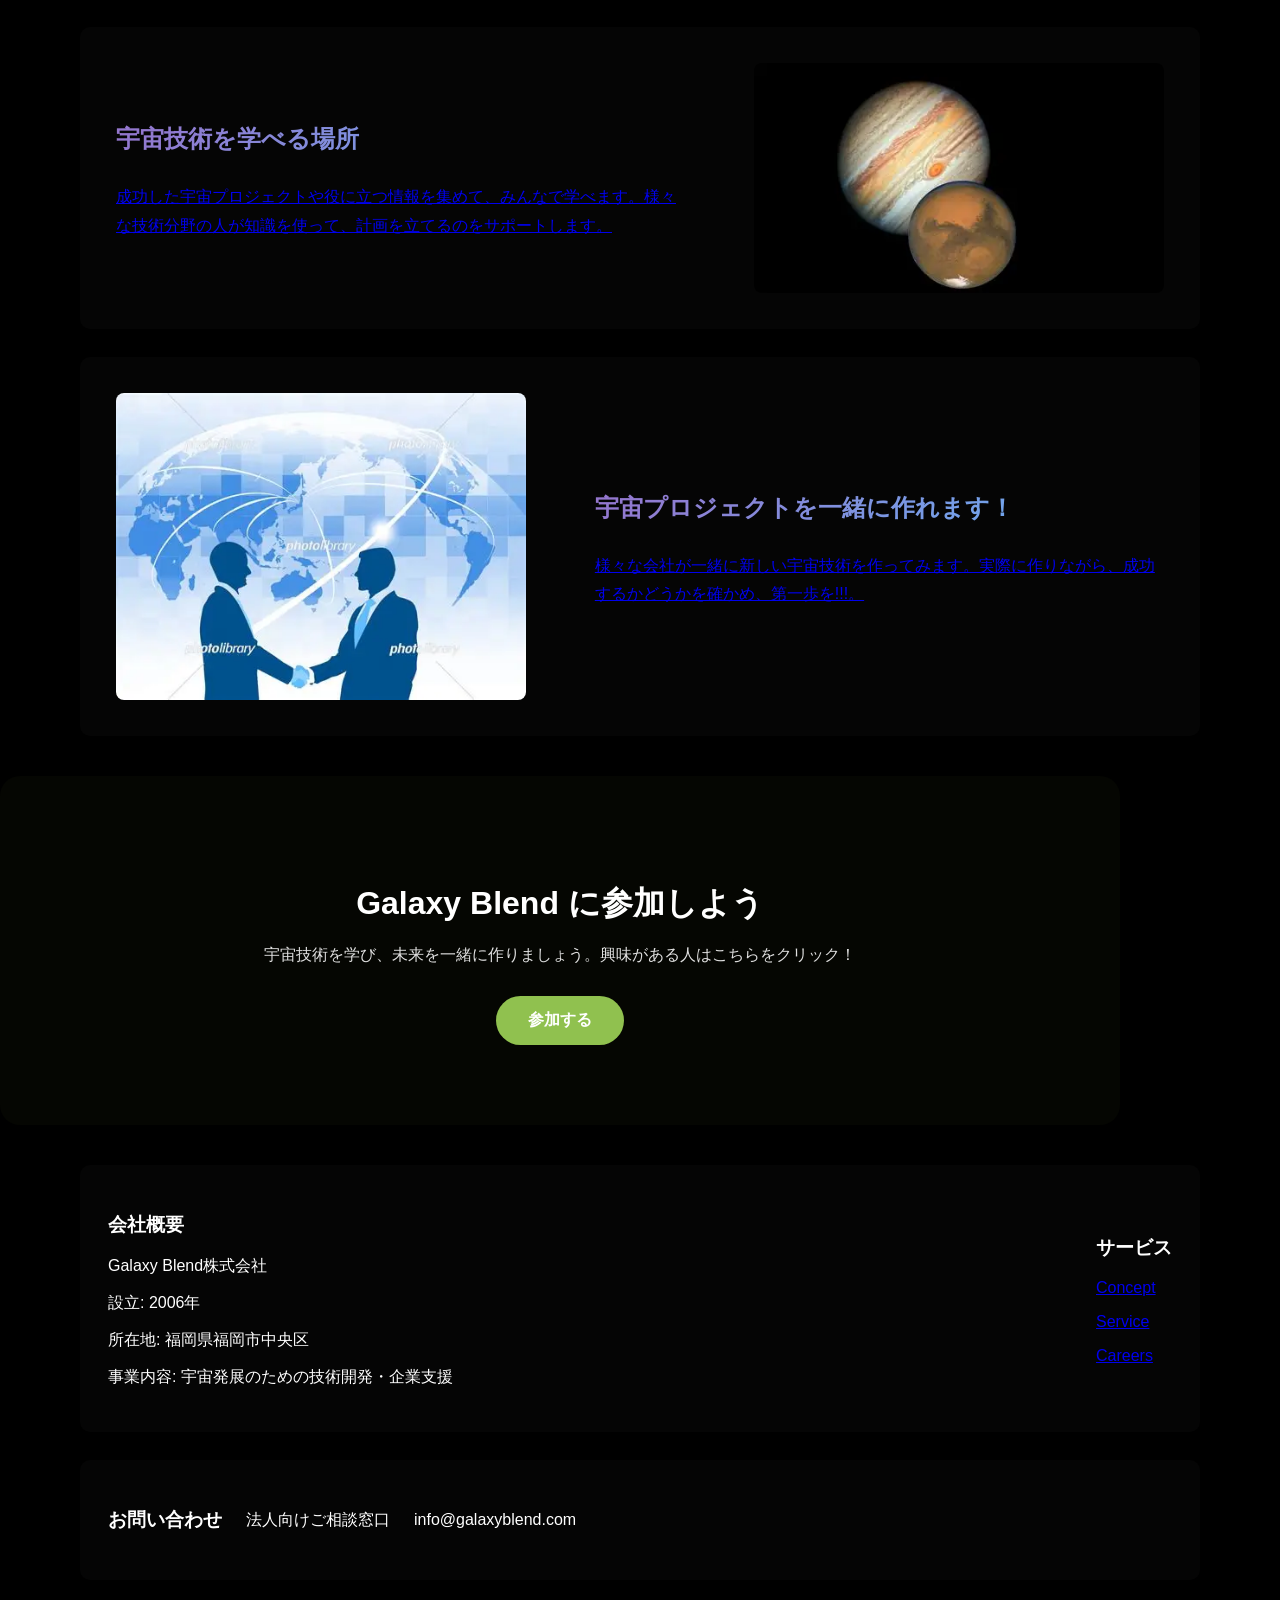
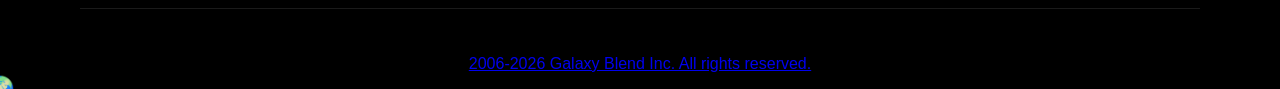
<file: top.html>
<!DOCTYPE html>
<html lang="ja" dir="ltr">
    <head>
        <meta charset="utf-8">
        <meta name="viewport" content="width=device-width, initial-scale=1.0">
        <title>Galaxy Blend</title>
        <link rel="icon" href="earth/favicon.ico">
        <link rel="stylesheet" href="top.css">
    </head>
    <body>
        <canvas id="starfield"></canvas>
        <header>
            <div class="container flex pop">
                <a href="top.html" class="logo">
                    <span>Galaxy</span> Blend
                </a>
                <nav>
                    <ul class="header_menu flex">
                        <li><a href="top.html#concept">Concept</a></li>
                        <li><a href="top.html#service">Service</a></li>
                        <li><a href="careers.html">Careers</a></li>
                    </ul>
                </nav>
                
            </div>
        </header>

        <main id="main-content">
            <section id="hero" class="container">
                <div class="hero_inner">
                    <p class="pop fadein">Galaxy Blend</p>
                    <h1 class="pop fadein">宇宙技術で未来をつくる</h1>
                    <p class="hero-subtitle pop fadein">企業と宇宙技術を繋ぎ、新しいビジネスの可能性を探す</p>
                </div>
                
            </section>

            <section id="concept" class="container">
                <h2 class="title pop fadein">Concept</h2>
                <div class="heading">Orbital</div>
                <h3>宇宙を探索して、宇宙技術を理解する</h3>
                <div class="flex"> 
                    <div class="column-2 fadein">
                        <p>
                            「Galaxy Blend」は、企業の成長をサポートする場所です。
                            いろいろな業界の企業が集まって、アイデアを出し合ったり、つながりを作ったりします。
                            新しいビジネスのチャンスを見つけたり、一緒に成長する仲間を探したりしながら、企業が成功するようにサポートします。
                        </p>
                    </div>
                    <div class="column-2 concept-img fadein">
                        <img src="earth\\OIP (1).webp" alt="地球 — ネットワークイメージ" style="width: 100%; height: auto;">
                    </div>
                </div>
            </section>

            <section id="service" class="container">
                <h2 class="title pop fadein">Service</h2>
                <div class="service_inner flex">
                    <div class="heading">Orbit Strategy</div>
                    <div class="column-40 fadein">
                        <img src="earth\\OIP (2).webp" width="100%" alt="地球 — 企業連携イメージ">
                    </div>
                    <div class="column-55 fadein">
                        <h3>宇宙技術を会社間で共有！</h3>
                        <p><a href="p1.html">様々な宇宙技術を持った会社が集まる場所です。
                            想いを会ったり、つながりを作ったりして、新しい宇宙ビジネスの可能性を探します。
                        </a></p>
                    </div>
                </div>
                <div class="service_inner flex">
                    <div class="column-40 fadein">
                        <img src="earth\\OIP (4).webp" width="100%" alt="星座 — 連携マップ">
                    </div>
                    <div class="column-55 fadein">
                        <h3>宇宙技術を学べる場所</h3>
                        <p class="text"><a href="p2.html">成功した宇宙プロジェクトや役に立つ情報を集めて、みんなで学べます。様々な技術分野の人が知識を使って、計画を立てるのをサポートします。</a></p>
                    </div>
                </div>
                <div class="service_inner flex">
                    <div class="column-40 fadein">
                        <img src="earth\OIP取引.webp" width="100%" alt="ネットワーク図 — 共創イメージ">
                    </div>
                    <div class="column-55 fadein">
                        <h3>宇宙プロジェクトを一緒に作れます！</h3>
                        <p class="text fadein"><a href="join.html">様々な会社が一緒に新しい宇宙技術を作ってみます。実際に作りながら、成功するかどうかを確かめ、第一歩を!!!。</a></p>
                    </div>
                </div>
            </section>

            <section class="container cta-section">
                <div class="cta-content">
                    <h2 class="pop fadein">Galaxy Blend に参加しよう</h2>
                    <p class="pop fadein">宇宙技術を学び、未来を一緒に作りましょう。興味がある人はこちらをクリック！</p>
                    <a href="join.html" class="btn btn-primary pop fadein">参加する</a>
                </div>
            </section>
        </main>

        <footer>
            
           <div class="container">
                <div class="service_inner flex">
                    <div class="column-2 fadein">
                        <h3 class="pop">会社概要</h3>
                        <p>Galaxy Blend株式会社</p>
                        <p>設立: 2006年</p>
                        <p>所在地: 福岡県福岡市中央区</p>
                        <p>事業内容: 宇宙発展のための技術開発・企業支援</p>
                    </div>
                    
                    <div class="column-2 fadein">
                        <h3 class="pop">サービス</h3>
                        <p><a href="#concept">Concept</a></p>
                        <p><a href="#service">Service</a></p>
                        <p><a href="careers.html">Careers</a></p>
                    </div>
                </div>
                
                <div class="service_inner fadein">
                    <h3 class="pop">お問い合わせ</h3>
                    <p>法人向けご相談窓口</p>
                    <p>info@galaxyblend.com</p>
                </div> 
                 <div style="text-align: center; padding-top: 30px; border-top: 1px solid rgba(255,255,255,0.1);">
                    <p><a href="top.html" class="pop"> 2006-2026 Galaxy Blend Inc. All rights reserved.</a></p>
                </div>
        </footer>
        <script src="top.js"></script>
    </body>
</html>
</file>
<file: top.css>
@charset "UTF-8";

html, body {
    margin: 0;
    padding: 0;
    font-family: 'Noto Sans JP', sans-serif;
    color: #fff;
    cursor: none;
    background: #000;
}

h2, h3, h4, h5, h6,
h2.title, h3.title,
.heading, .pop {
    list-style: none;
    margin-left: 0;
    padding-left: 0;
}

h2::before, h2::after,
h3::before, h3::after,
.title::before, .title::after,
.heading::before, .heading::after {
    display: none;
    content: none;
}

.container {
    width: 90%;
    max-width: 1120px;
    margin: 0 auto;
    position: relative;
}

.flex {
    display: flex;
    justify-content: space-between;
    flex-wrap: wrap;
    align-items: center;
}

header {
    padding: 27px 0;
}

.logo {
    font-size: 20px;
    font-weight: 700;
}

.logo span {
    color: #90c14f;
}

.header_menu li {
    margin-left: 40px;
}

.header_menu li a {
    color: #fff;
    text-decoration: none;
    transition: 0.3s;
}

.header_menu li a:hover {
    color: yellowgreen;
}
#hero {
    background-image:url(earth/OIP.webp);
    background-position: center;
    background-size: cover;
    height: 540px;
    border-radius: 30px;
    display: flex;
    align-items: center;
    justify-content: center;
    margin-bottom: 90px;
    position: relative;
    overflow: hidden;
}

#hero::before {
    content: '';
    position: absolute;
    top: 0;
    left: 0;
    width: 100%;
    height: 100%;
    background-color: rgba(0,0,0,0.5);
    z-index: 1;
}

.hero_inner {
    z-index: 2;
    text-align: center;
}

.hero_inner p,
.hero_inner h1 {
    color: #fff;
}

.hero_inner h1 {
    font-size: 48px;
    font-weight: 700;
    margin: 16px 0 12px;
    line-height: 1.2;
}

.hero-subtitle {
    font-size: 18px;
    color: rgba(255,255,255,0.8);
    margin-top: 16px;
    line-height: 1.6;
}

#concept h2, #concept h3, #concept p {
    color: #fff;
}

#concept h3 {
    background: linear-gradient(135deg, #64b5f6 0%, #81c784 100%);
    -webkit-background-clip: text;
    background-clip: text;
    -webkit-text-fill-color: transparent;
    font-size: 28px;
    font-weight: 600;
    margin-bottom: 16px;
}

#concept p {
    color: #e8f5e9;
    line-height: 1.8;
}

.heading {
    font-family: 'Arial Narrow', Arial, sans-serif;
    font-size: 100px;
    font-weight: 700;
    color: red;
    opacity: 0.1;
    position: absolute;
    top: 50px;
    right: 0;
    transform: translateY(-30%);
    pointer-events: none;
    z-index: 0;
}

/* 実際の見出し（h2,h3 等）に .heading クラスが付与されている場合、
   装飾用のウォーターマークスタイルが邪魔しないよう通常フローに戻す */
h2.heading, h3.heading {
    position: static;
    top: auto;
    right: auto;
    transform: none;
    opacity: 1;
    pointer-events: auto;
    z-index: 2;
    font-size: 28px;
    color: #fff;
    font-weight: 600;
    margin-bottom: 12px;
}

#service h3, #service p {
    color: #fff;
}

#service h3 {
    background: linear-gradient(135deg, #9575cd 0%, #64b5f6 100%);
    -webkit-background-clip: text;
    background-clip: text;
    -webkit-text-fill-color: transparent;
    font-size: 24px;
    font-weight: 600;
    margin-bottom: 12px;
}

#service p {
    color: #eceff1;
    line-height: 1.8;
}

#service p.text {
    color: #eceff1;
}
.btn {
    display: inline-block;
    padding: 14px 32px;
    font-size: 16px;
    font-weight: 700;
    color: #fff;
    background-color: #90c14f;
    border: none;
    border-radius: 30px;
    text-decoration: none;
    transition: all 0.3s ease;
    cursor: pointer;
}

.btn:hover {
    background-color: #7aa140;
    transform: translateY(-3px);
    box-shadow: 0 10px 20px rgba(144, 193, 79, 0.3);
}

.btn-primary {
    background-color: #90c14f;
    color: #fff;
}

.btn-primary:hover {
    background-color: #7aa140;
}

.btn-secondary {
    background-color: rgba(255,255,255,0.1);
    color: #fff;
    border: 1px solid rgba(255,255,255,0.2);
}

.btn-secondary:hover {
    background-color: rgba(255,255,255,0.15);
    border-color: rgba(255,255,255,0.4);
}

.cta-buttons {
    display: flex;
    gap: 14px;
    justify-content: center;
    margin-top: 28px;
    flex-wrap: wrap;
}

@media (max-width: 600px) {
    .cta-buttons {
        flex-direction: column;
        gap: 12px;
    }
    .btn {
        width: 100%;
        padding: 14px 20px;
    }
}

.cta-section {
    text-align: center;
    padding: 80px 0;
    background: rgba(144, 193, 79, 0.03);
    border-radius: 20px;
    margin: 40px 0;
}

.cta-content h2 {
    margin-bottom: 16px;
    font-size: 32px;
    color: #fff;
    font-weight: 700;
}

.cta-content p {
    margin-bottom: 28px;
    color: #e0e0e0;
    font-size: 16px;
    line-height: 1.6;
}

/* サービスセクションの列レイアウト調整 */
.service_inner {
    display: flex;
    gap: 24px;
    align-items: center;
    padding: 28px;
    background: rgba(255,255,255,0.02);
    border-radius: 10px;
    margin-bottom: 28px;
}

.column-40, .column-55 {
    box-sizing: border-box;
}

.column-40 {
    flex: 0 0 40%;
    display: flex;
    align-items: center;
    justify-content: center;
    padding: 8px;
}

.column-55 {
    flex: 0 0 55%;
    display: flex;
    flex-direction: column;
    justify-content: center;
    padding: 8px;
}

.service_inner img {
    max-width: 100%;
    height: auto;
    display: block;
    margin: 0 auto;
    border-radius: 8px;
}

/* 偶数ブロックは画像とテキストを入れ替える（左右交互表示） */
.service_inner:nth-of-type(even) .column-40 { order: 2; }
.service_inner:nth-of-type(even) .column-55 { order: 1; }

@media (max-width: 800px) {
    .service_inner { flex-direction: column; padding: 18px; }
    .column-40, .column-55 { flex: 0 0 100%; }
    .service_inner:nth-of-type(even) .column-40, .service_inner:nth-of-type(even) .column-55 { order: 0; }
}

.fadein {
    opacity: 0;
    transform: translateY(20px);
    transition: all 0.8s ease;
}

.fadein.active {
    opacity: 1;
    transform: translateY(0);
}

#starfield {
    position: fixed;
    top: 0;
    left: 0;
    width: 100vw;
    height: 100vh;
    pointer-events: none;
    z-index: 0;
    display: block;
    opacity: 0.6;
}

#star-cursor {
    position: fixed;
    pointer-events: none;
    z-index: 9999;
    font-size: 24px;
    transform: translate(-50%, -50%);
    color: gold;
}

.star-cursor {
    position: absolute;
    width: 12px;
    height: 12px;
    background-color: gold;
    border-radius: 50%;
    pointer-events: none;
    box-shadow: 0 0 10px rgba(255, 215, 0, 0.8);
    animation: star-fade 0.8s ease-out forwards;
    z-index: 9998;
    transform: translate(-50%, -50%);
}

@keyframes star-fade {
    0% { opacity: 1; transform: translate(-50%, -50%) scale(1); }
    100% { opacity: 0; transform: translate(-50%, -50%) scale(0.3); }
}footer {
    position: relative;
    z-index: 1;
}.header_menu li {
    list-style: none;
}
/* Keep custom star cursor visible even over interactive elements */
button, .submit-btn, .reset-btn, input, textarea, select, a, label {
    cursor: none !important;
}
</file>
<file: god.css>
@charset "UTF-8";

/* ====== 基本設定 ====== */
body {
    background: #000;
    color: #eaffff;
    font-family: "Orbitron", sans-serif;
}

/* HUD（画面左上の火星情報） */
.hud-panel {
    position: fixed;
    top: 20px;
    left: 20px;
    padding: 8px 14px;
    background: rgba(0,255,242,0.1);
    border: 1px solid rgba(0,255,242,0.4);
    backdrop-filter: blur(4px);
    border-radius: 6px;
    font-size: 14px;
    z-index: 20;
}

/* HERO */
.hero-fullscreen {
    height: 100vh;
    display: flex;
    align-items: center;
    justify-content: center;
}

.holo-card {
    padding: 40px;
    background: rgba(0,255,242,0.05);
    border: 1px solid rgba(0,255,242,0.3);
    border-radius: 12px;
    backdrop-filter: blur(6px);
    box-shadow: 0 0 20px rgba(0,255,242,0.2);
}

/* スクロール誘導 */
.scroll-indicator {
    margin-top: 20px;
    font-size: 28px;
    animation: float 1.5s infinite ease-in-out;
}
@keyframes float {
    0% { transform: translateY(0); }
    50% { transform: translateY(8px); }
    100% { transform: translateY(0); }
}

/* セクションタイトル */
.neon-title {
    font-size: 42px;
    text-shadow: 0 0 10px #00fff2, 0 0 20px #00fff2;
}

/* ゴースト見出し */
.holo-ghost {
    font-size: 80px;
    opacity: 0.05;
    position: absolute;
    top: -20px;
    left: 0;
}

/* 画像ホログラム */
.holo-img img {
    width: 100%;
    border-radius: 12px;
    box-shadow: 0 0 20px rgba(0,255,242,0.3);
}

/* サービスカード */
.service-grid {
    display: grid;
    grid-template-columns: repeat(auto-fit, minmax(280px, 1fr));
    gap: 30px;
}

.service-card {
    padding: 20px;
    background: rgba(0,255,242,0.05);
    border: 1px solid rgba(0,255,242,0.3);
    border-radius: 12px;
    backdrop-filter: blur(6px);
    transition: 0.3s;
}
.service-card:hover {
    transform: translateY(-6px);
    box-shadow: 0 0 20px rgba(0,255,242,0.4);
}

/* CTA ゲート */
.holo-gate {
    padding: 80px 20px;
    text-align: center;
    background: linear-gradient(180deg, rgba(0,255,242,0.1), rgba(255,0,255,0.1));
    border-radius: 12px;
}

/* フッター */
.footer-holo {
    background: rgba(0,255,242,0.05);
    padding: 40px 0;
    border-top: 1px solid rgba(0,255,242,0.3);
}

.footer-card {
    padding: 20px;
    background: rgba(0,255,242,0.05);
    border: 1px solid rgba(0,255,242,0.2);
    border-radius: 10px;
}

/* フッター下部 */
.footer-bottom {
    text-align: center;
    margin-top: 20px;
    opacity: 0.7;
}

/* ネオンテキスト */
.neon-text {
    color: #00fff2;
    text-shadow: 0 0 8px #00fff2, 0 0 16px #00fff2;
}

/* グリッチエフェクト */
.glitch {
    position: relative;
}
.glitch::before,
.glitch::after {
    content: attr(data-text);
    position: absolute;
    top: 0;
    left: 0;
    width: 100%;
    height: 100%;
}
.glitch::before {
    color: #ff00ff;
    animation: glitch-before 3s infinite;
    clip-path: polygon(0 30%, 100% 30%, 100% 50%, 0 50%);
}
.glitch::after {
    color: #00fff2;
    animation: glitch-after 3s infinite;
    clip-path: polygon(0 60%, 100% 60%, 100% 80%, 0 80%);
}
@keyframes glitch-before {
    0%, 90%, 100% { transform: none; opacity: 0; }
    92% { transform: translateX(-3px); opacity: 0.7; }
    95% { transform: translateX(3px); opacity: 0.7; }
}
@keyframes glitch-after {
    0%, 90%, 100% { transform: none; opacity: 0; }
    93% { transform: translateX(3px); opacity: 0.7; }
    96% { transform: translateX(-3px); opacity: 0.7; }
}
</file>
<file: join.css>
@charset "UTF-8";

/* ========== Base Styles ========== */
html, body {
    margin: 0;
    padding: 0;
    font-family: 'Noto Sans JP', sans-serif;
    color: #fff;
    cursor: none;
    background: #000;
}

.container {
    width: 90%;
    max-width: 1120px;
    margin: 0 auto;
    position: relative;
}

.flex {
    display: flex;
    justify-content: space-between;
    flex-wrap: wrap;
    align-items: center;
}

/* ========== Header & Navigation ========== */
header {
    padding: 27px 0;
}

.logo {
    font-size: 20px;
    font-weight: 700;
    text-decoration: none;
    color: #fff;
}

.logo span {
    color: #90c14f;
}

.header_menu {
    list-style: none;
    margin: 0;
    padding: 0;
}

.header_menu li {
    margin-left: 40px;
}

.header_menu li a {
    color: #fff;
    text-decoration: none;
    transition: 0.3s;
}

.header_menu li a:hover {
    color: yellowgreen;
}

/* ========== Starfield & Canvas ========== */
#starfield {
    position: fixed;
    top: 0;
    left: 0;
    width: 100vw;
    height: 100vh;
    pointer-events: none;
    z-index: 0;
    display: block;
    opacity: 0.6;
}

/* ========== Fade-in Animation ========== */
.fadein {
    opacity: 0;
    transform: translateY(20px);
    transition: all 0.8s ease;
}

.fadein.active {
    opacity: 1;
    transform: translateY(0);
}

/* ========== Join Form Container ========== */
.join-container {
    max-width: 600px;
    margin: 60px auto;
    background: rgba(138, 180, 213, 0.08);
    padding: 50px;
    border: 1px solid rgba(138, 180, 213, 0.3);
    border-radius: 15px;
    box-shadow: 0 8px 30px rgba(0, 0, 0, 0.4);
    position: relative;
    z-index: 1;
}

.join-container h1 {
    font-size: 36px;
    letter-spacing: 2px;
    color: #fff;
    text-align: center;
    margin-bottom: 15px;
    margin-top: 0;
}

.join-container > p {
    text-align: center;
    color: #b8b8c8;
    margin-bottom: 40px;
    font-size: 16px;
}

/* ========== Form Elements ========== */
.form-group {
    margin-bottom: 25px;
}

label {
    display: block;
    margin-bottom: 8px;
    color: #a8c5e0;
    font-weight: 500;
    font-size: 16px;
}

input[type="text"],
input[type="email"],
input[type="tel"],
textarea,
select {
    width: 100%;
    padding: 12px 15px;
    background: rgba(15, 17, 32, 0.8);
    border: 1px solid rgba(138, 180, 213, 0.3);
    border-radius: 8px;
    color: #e0e0f0;
    font-family: inherit;
    font-size: 16px;
    transition: all 0.3s ease;
    box-sizing: border-box;
}

input[type="text"]:focus,
input[type="email"]:focus,
input[type="tel"]:focus,
textarea:focus,
select:focus {
    outline: none;
    border-color: rgba(138, 180, 213, 0.6);
    background: rgba(15, 17, 32, 0.95);
    box-shadow: 0 0 15px rgba(138, 180, 213, 0.3);
}

textarea {
    resize: vertical;
    min-height: 120px;
    font-family: inherit;
}

/* ========== Checkbox Styles ========== */
.checkbox-group {
    display: flex;
    align-items: center;
    margin: 0;
    cursor: pointer;
    color: #a8c5e0;
}

input[type="checkbox"] {
    width: 20px;
    height: 20px;
    margin-right: 10px;
    cursor: pointer;
    accent-color: #8ab4d5;
}

.interest-items {
    display: grid;
    grid-template-columns: 1fr 1fr;
    gap: 15px;
    margin-top: 10px;
}

/* ========== Form Submit Buttons ========== */
.form-submit {
    display: flex;
    gap: 15px;
    justify-content: center;
    margin-top: 40px;
}

.submit-btn {
    padding: 15px 50px;
    background: linear-gradient(135deg, #6b8dbf 0%, #9b7eca 100%);
    color: #fff;
    border: none;
    border-radius: 25px;
    font-weight: 500;
    font-size: 16px;
    cursor: pointer;
    transition: all 0.3s ease;
}

.submit-btn:hover {
    transform: translateY(-2px);
    box-shadow: 0 8px 20px rgba(138, 180, 213, 0.4);
}

.reset-btn {
    padding: 15px 40px;
    background: rgba(138, 180, 213, 0.1);
    color: #8ab4d5;
    border: 1px solid rgba(138, 180, 213, 0.4);
    border-radius: 25px;
    font-weight: 500;
    font-size: 16px;
    cursor: pointer;
    transition: all 0.3s ease;
}

.reset-btn:hover {
    background: rgba(138, 180, 213, 0.15);
    border-color: rgba(138, 180, 213, 0.6);
}

/* ========== Success Message ========== */
.success-message {
    display: none;
    text-align: center;
    padding: 30px;
    background: rgba(100, 200, 100, 0.1);
    border: 1px solid rgba(100, 200, 100, 0.3);
    border-radius: 10px;
    color: #90d0a0;
    font-size: 18px;
}

/* ========== Back Link ========== */
.back-link {
    text-align: center;
    margin-top: 30px;
}

.back-link a {
    color: #b88be6;
    text-decoration: none;
    transition: all 0.3s ease;
}

.back-link a:hover {
    color: #8ab4d5;
    text-shadow: 0 0 10px rgba(138, 180, 213, 0.5);
}

/* ========== Footer ========== */
footer {
    position: relative;
    z-index: 1;
    text-align: center;
    padding: 30px 0;
}

footer a {
    color: #90c14f;
    text-decoration: none;
    transition: 0.3s;
}

footer a:hover {
    color: yellowgreen;
}

/* ========== Responsive Design ========== */
@media (max-width: 600px) {
    .join-container {
        margin: 20px;
        padding: 30px;
    }

    .interest-items {
        grid-template-columns: 1fr;
    }

    .form-submit {
        flex-direction: column;
    }

    .submit-btn,
    .reset-btn {
        width: 100%;
    }

    .header_menu li {
        margin-left: 20px;
    }
}

/* ========== Custom Star Cursor ========== */
#star-cursor {
    position: fixed;
    left: 0;
    top: 0;
    transform: translate(-50%, -50%);
    pointer-events: none;
    z-index: 9999;
    font-size: 20px;
    line-height: 1;
    transition: transform 0.06s linear;
}

.star-cursor {
    position: absolute;
    pointer-events: none;
    z-index: 9998;
    font-size: 16px;
    opacity: 0.95;
    transform: translate(-50%, -50%);
    animation: star-fade 0.9s forwards;
}

@keyframes star-fade {
    0% { opacity: 1; transform: translate(-50%, -50%) scale(1); }
    100% { opacity: 0; transform: translate(-50%, -60%) scale(0.6); }
}

/* Keep custom star cursor visible even over interactive elements */
button, .submit-btn, .reset-btn, input, textarea, select, a, label {
    cursor: none !important;
}
</file>
